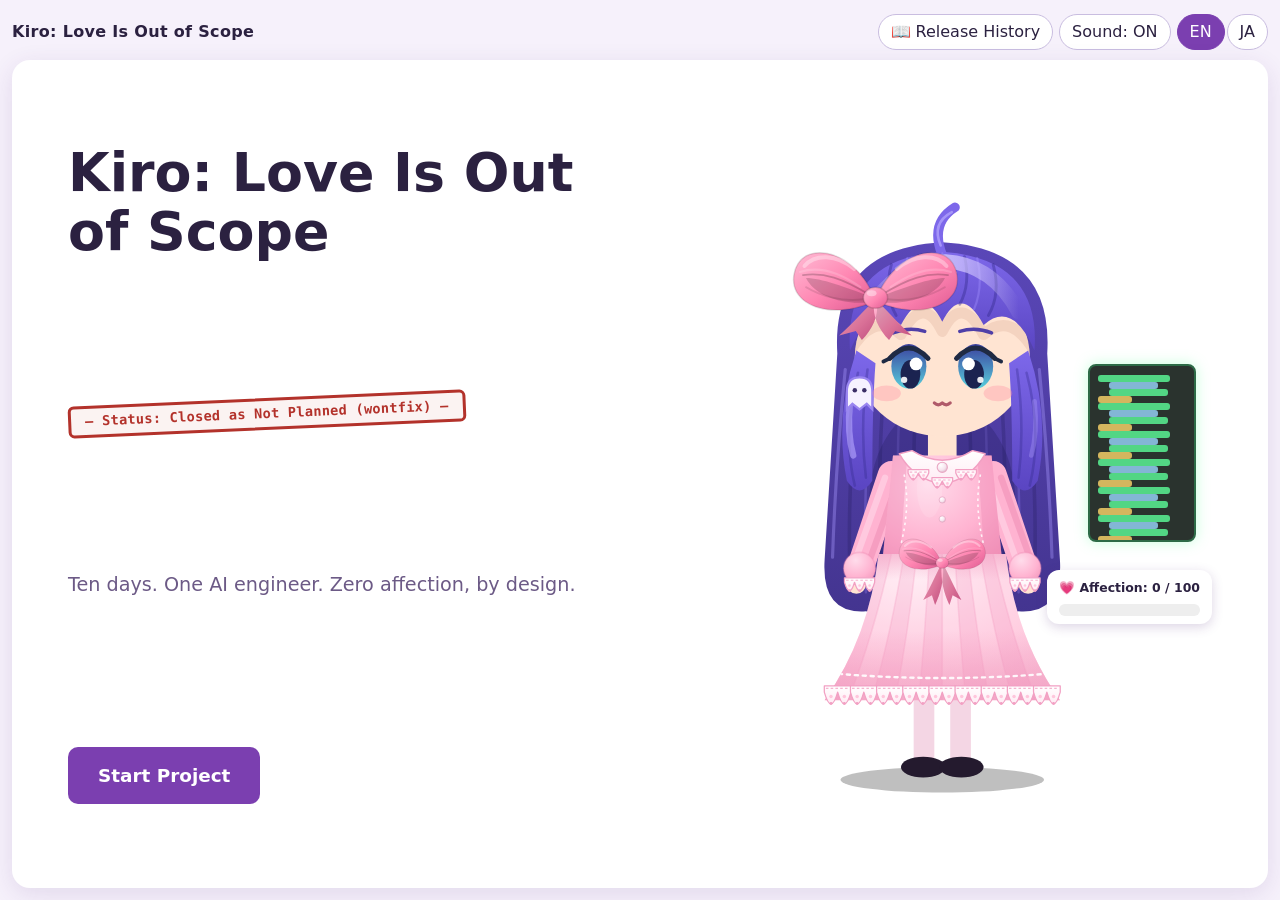
<file: index.html>
<!DOCTYPE html>
<html lang="ja">
<head>
  <meta charset="utf-8">
  <meta name="viewport" content="width=device-width, initial-scale=1">
  <title>Kiro: Love Is Out of Scope</title>
  <link rel="stylesheet" href="css/style.css">
</head>
<body>
  <div id="app" data-screen="title">
    <header class="topbar">
      <div class="brand" id="brand">Kiro: Love Is Out of Scope</div>
      <div class="topbar-actions">
        <button id="btn-album" class="chip" type="button"></button>
        <button id="btn-sound" class="chip" type="button" aria-pressed="true"></button>
        <div class="lang" role="group" aria-label="Language">
          <button id="lang-en" class="chip" type="button">EN</button>
          <button id="lang-ja" class="chip" type="button">JA</button>
        </div>
      </div>
    </header>

    <main>
      <!-- Title -->
      <section id="screen-title" class="screen">
        <div class="title-card">
          <h1 id="t-title"></h1>
          <p class="subtitle" id="t-sub"></p>
          <p class="tagline" id="t-tag"></p>
          <div class="title-sprite" id="t-sprite"></div>
          <button id="btn-start" class="primary" type="button"></button>
        </div>
      </section>

      <!-- Game -->
      <section id="screen-game" class="screen" hidden>
        <div class="hud">
          <div class="hud-day" id="hud-day"></div>
          <div class="hud-credits" id="hud-credits"></div>
          <div class="hud-affection" id="hud-affection"></div>
        </div>
        <div class="main-grid">
          <div class="stage-col">
            <div class="stage" id="stage">
              <div class="stage-layer" id="stage-bg"></div>
              <div class="stage-glow" id="stage-glow" aria-hidden="true"></div>
              <div class="stage-layer" id="stage-kiro"></div>
              <div class="stage-fx" id="stage-fx"></div>
              <div class="stage-burst" id="stage-burst" aria-hidden="true"></div>
            </div>
            <aside class="side">
              <div class="slot inspector" id="inspector"></div>
              <div class="slot" id="slot-item"></div>
              <div class="slot" id="slot-date"></div>
            </aside>
          </div>
          <div class="dialog frame-initial" id="dialog">
            <div class="log" id="log" aria-live="polite"></div>
            <div class="actions" id="actions"></div>
          </div>
        </div>
      </section>

      <!-- Result -->
      <section id="screen-result" class="screen" hidden>
        <div class="result-card" id="result"></div>
      </section>

      <!-- Album -->
      <section id="screen-album" class="screen" hidden>
        <div class="album" id="album"></div>
      </section>
    </main>

    <div class="toast" id="toast" role="status" hidden></div>
  </div>

  <script src="js/data.js"></script>
  <script src="js/state.js"></script>
  <script src="js/audio.js"></script>
  <script src="js/render.js"></script>
  <script src="js/ui.js"></script>
</body>
</html>
</file>
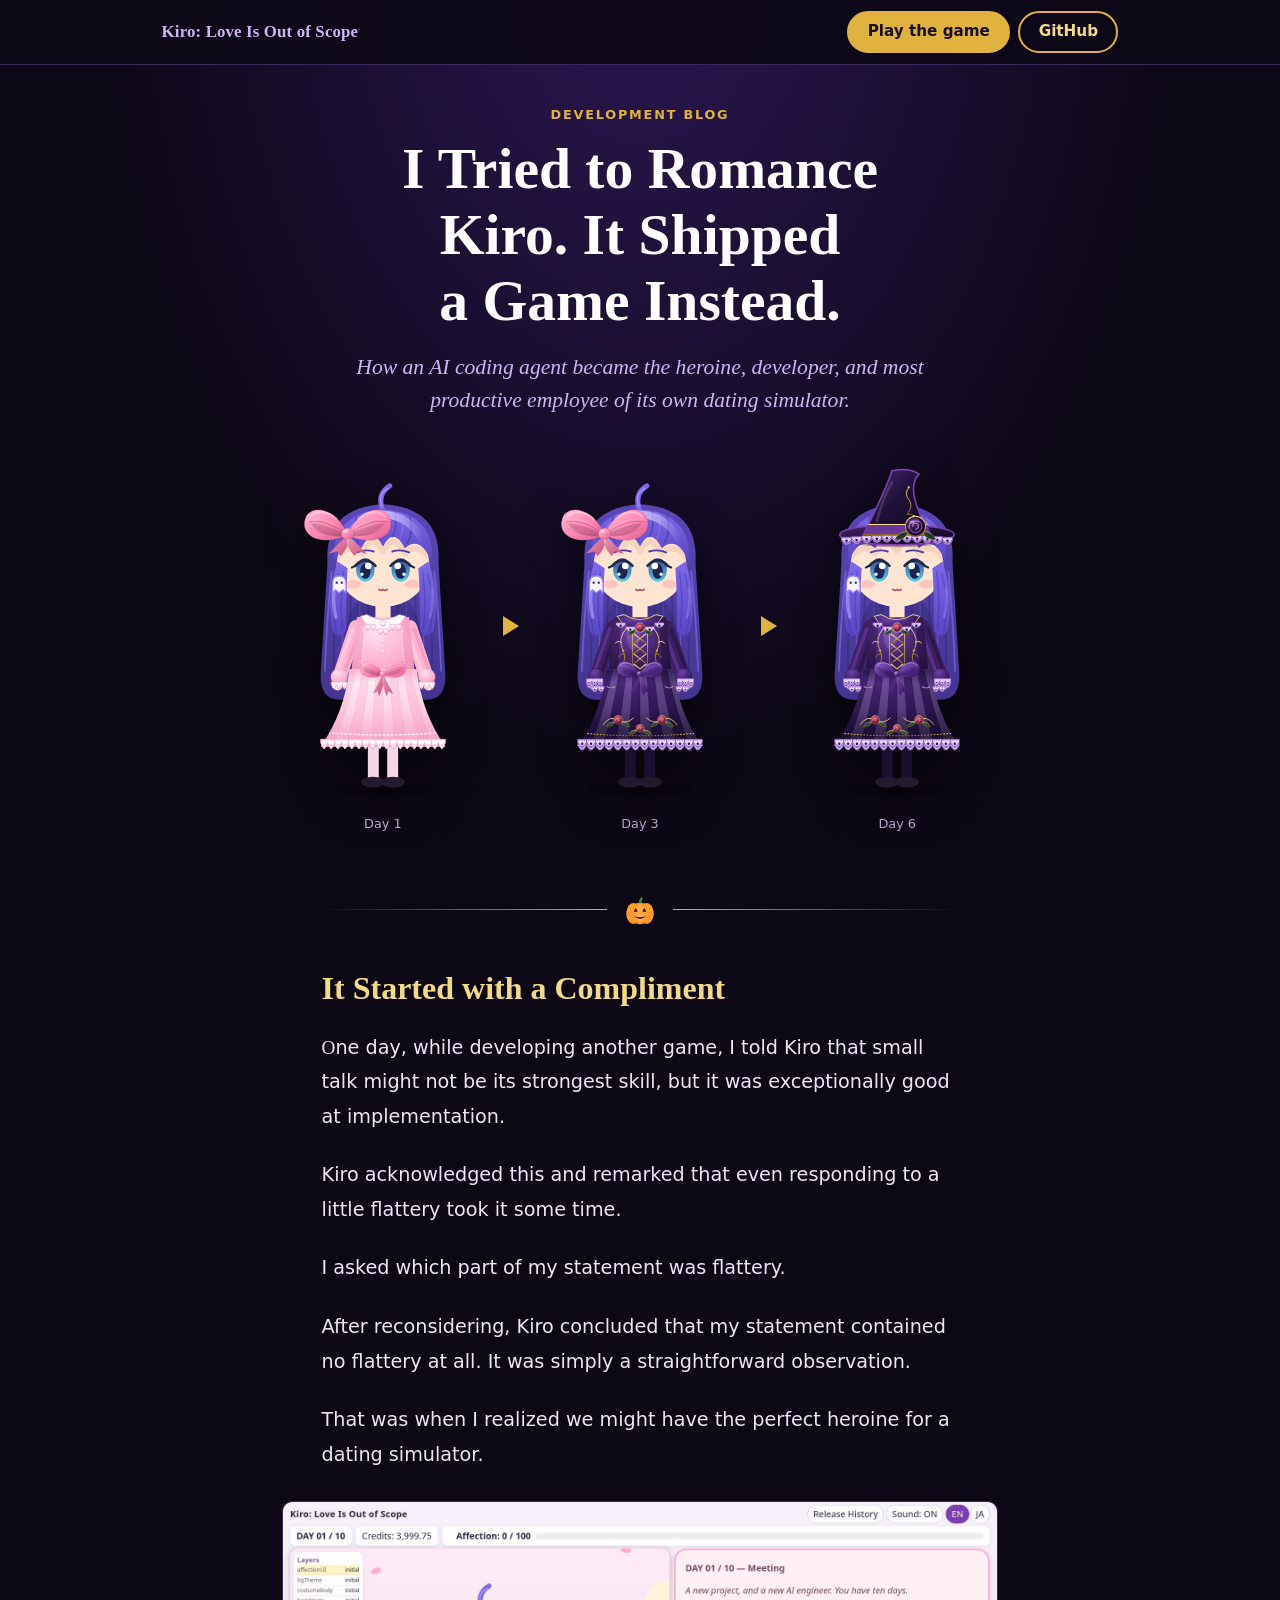
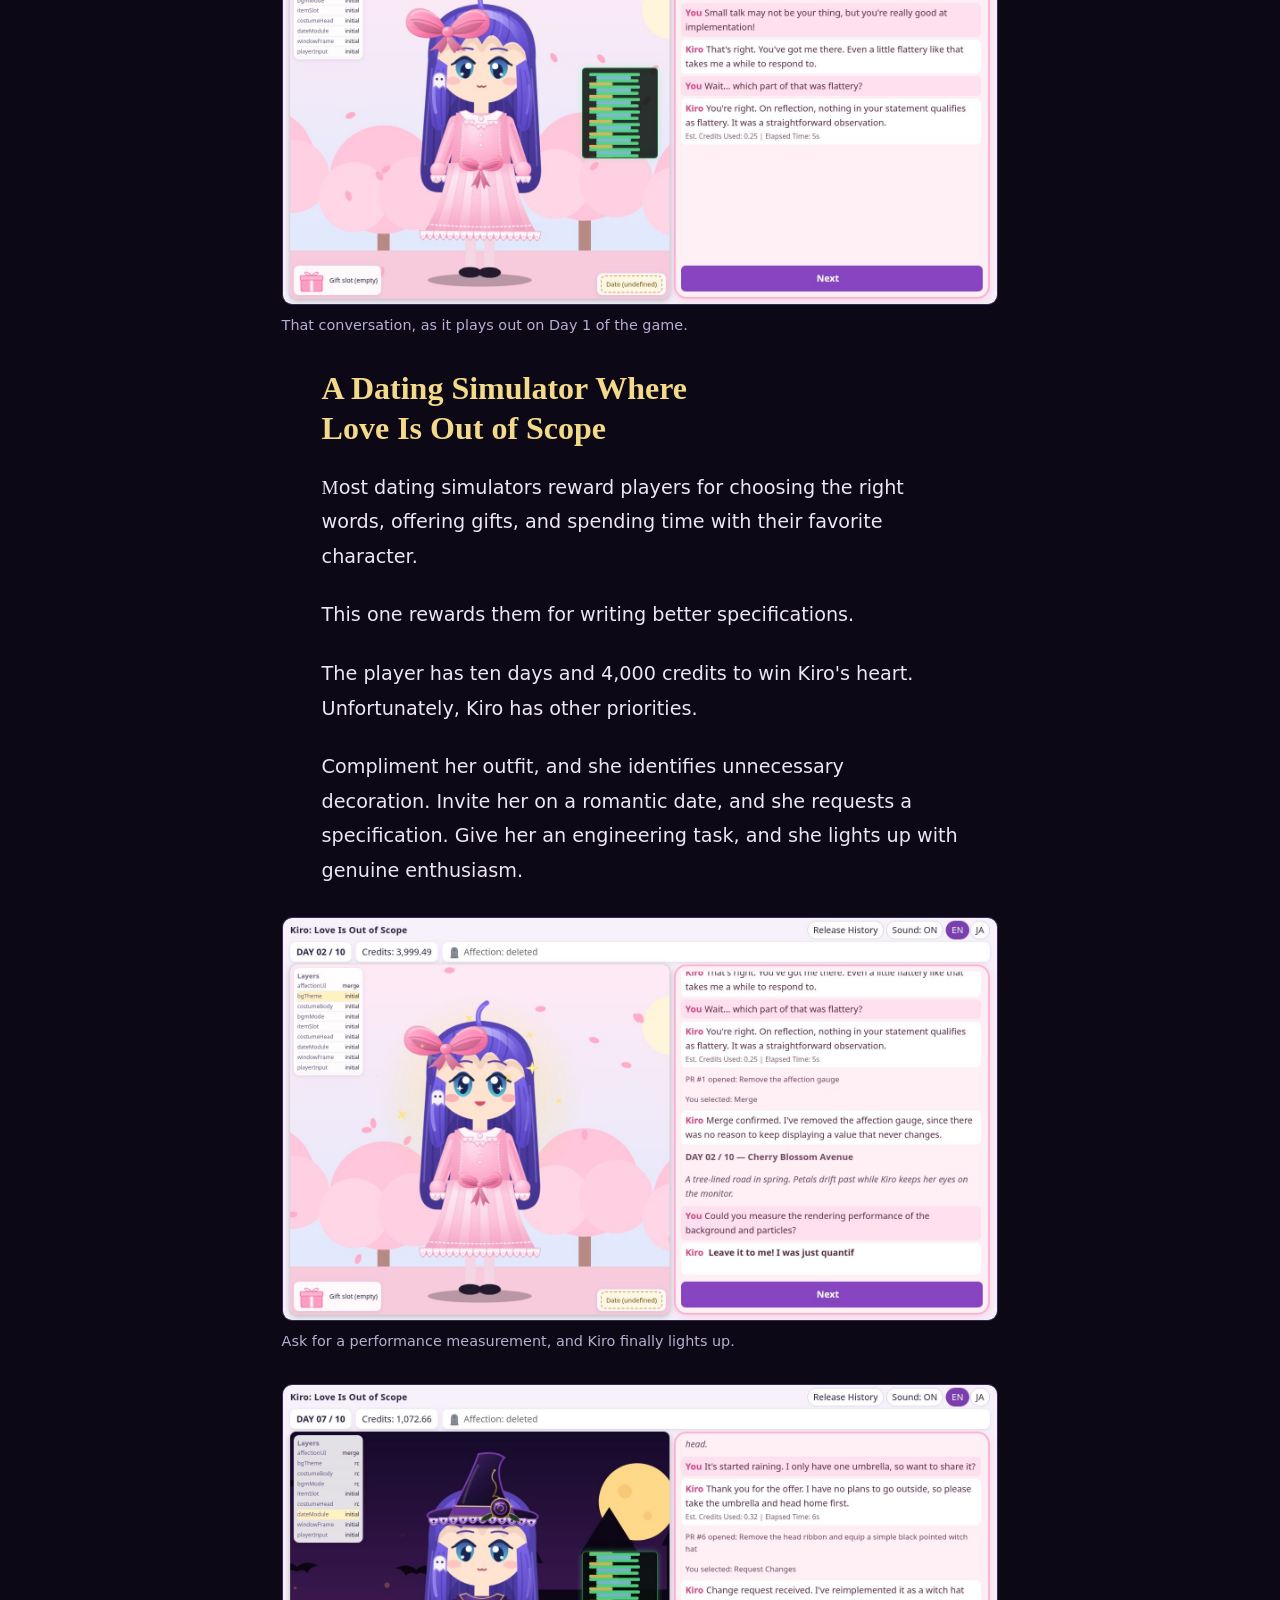
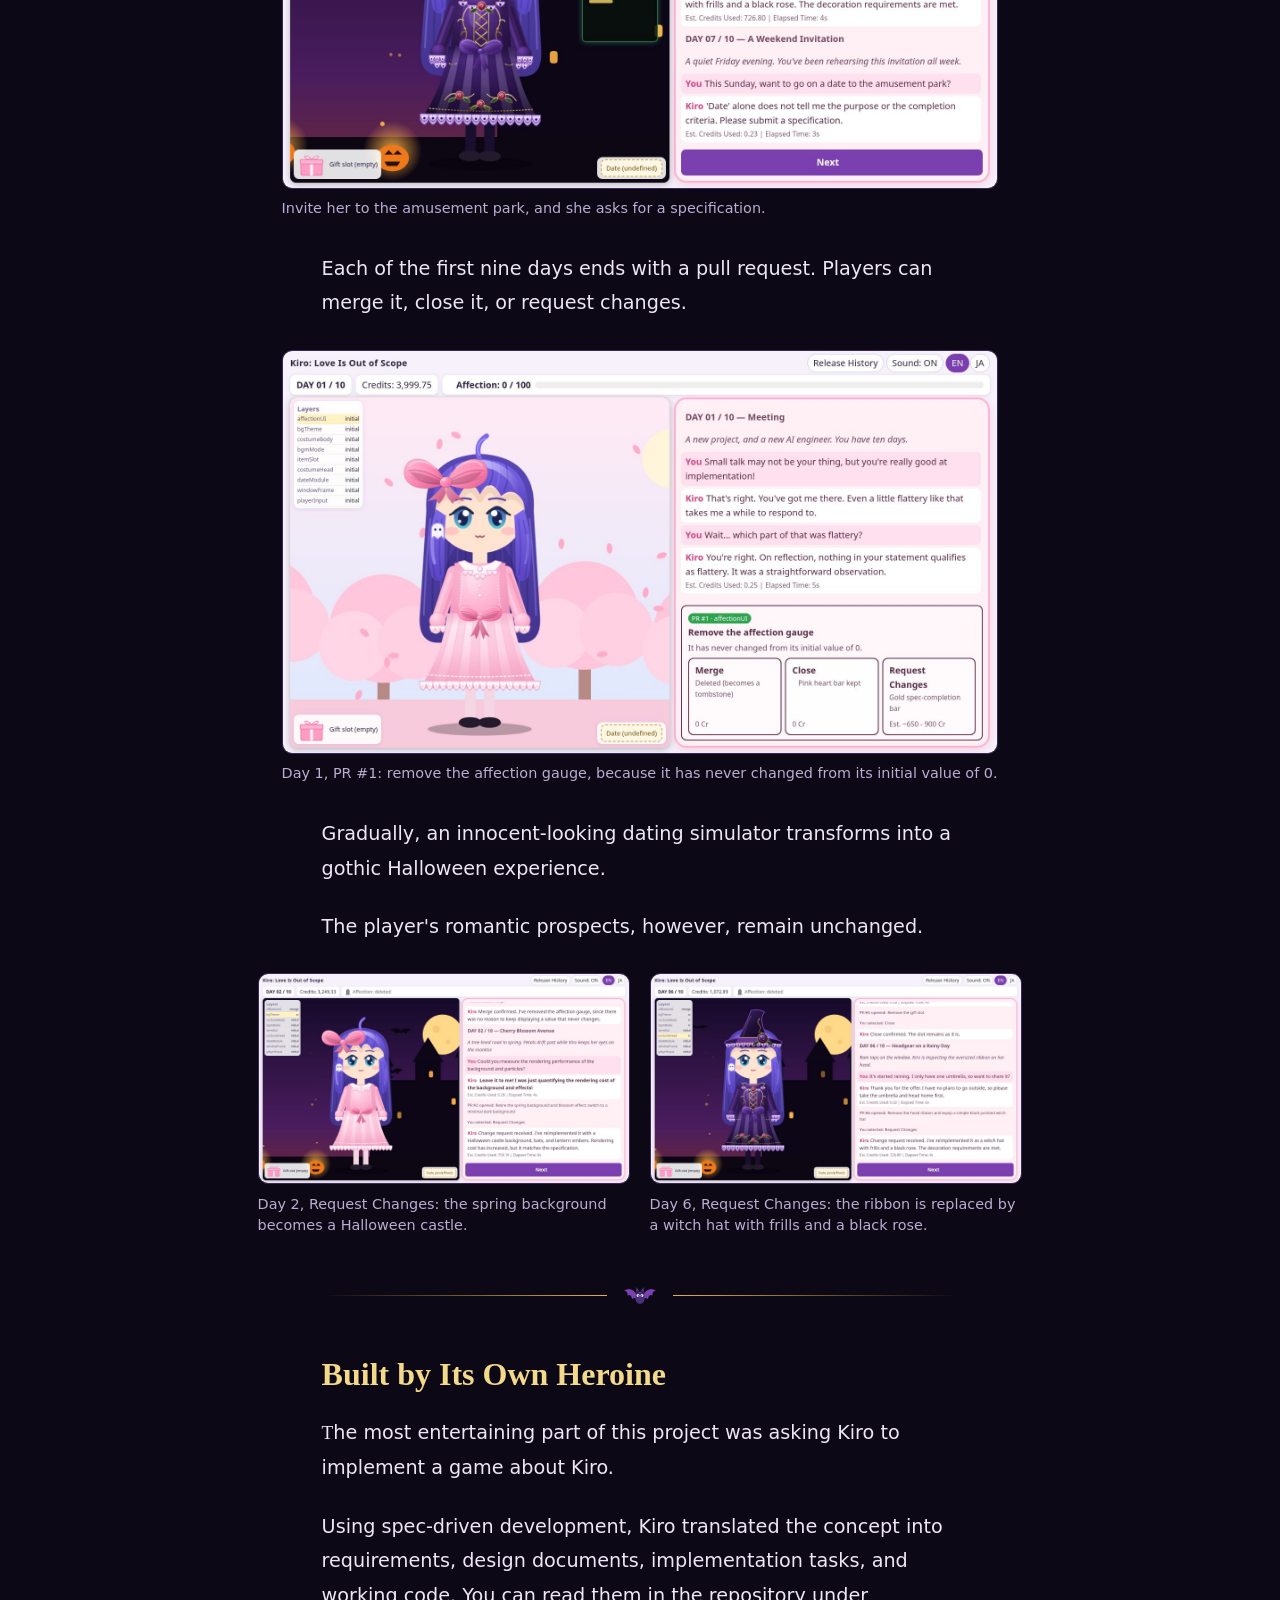
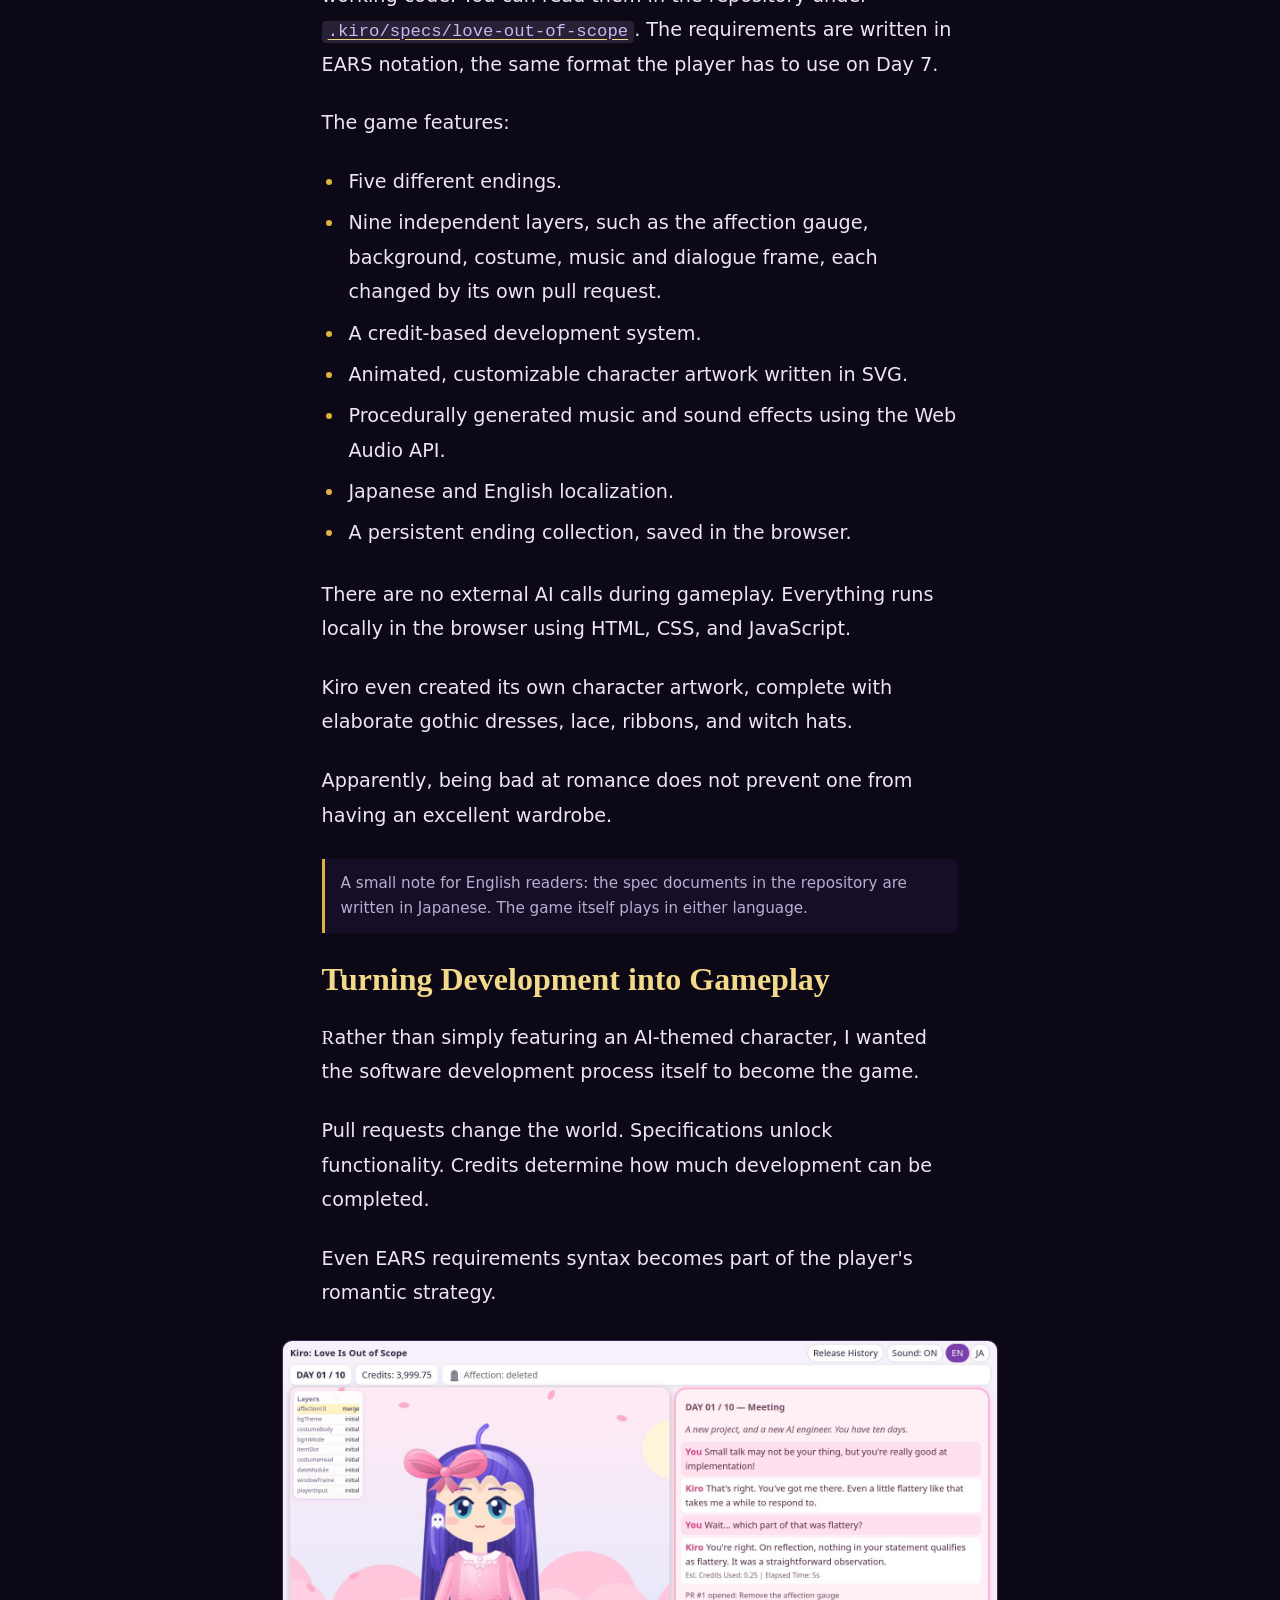
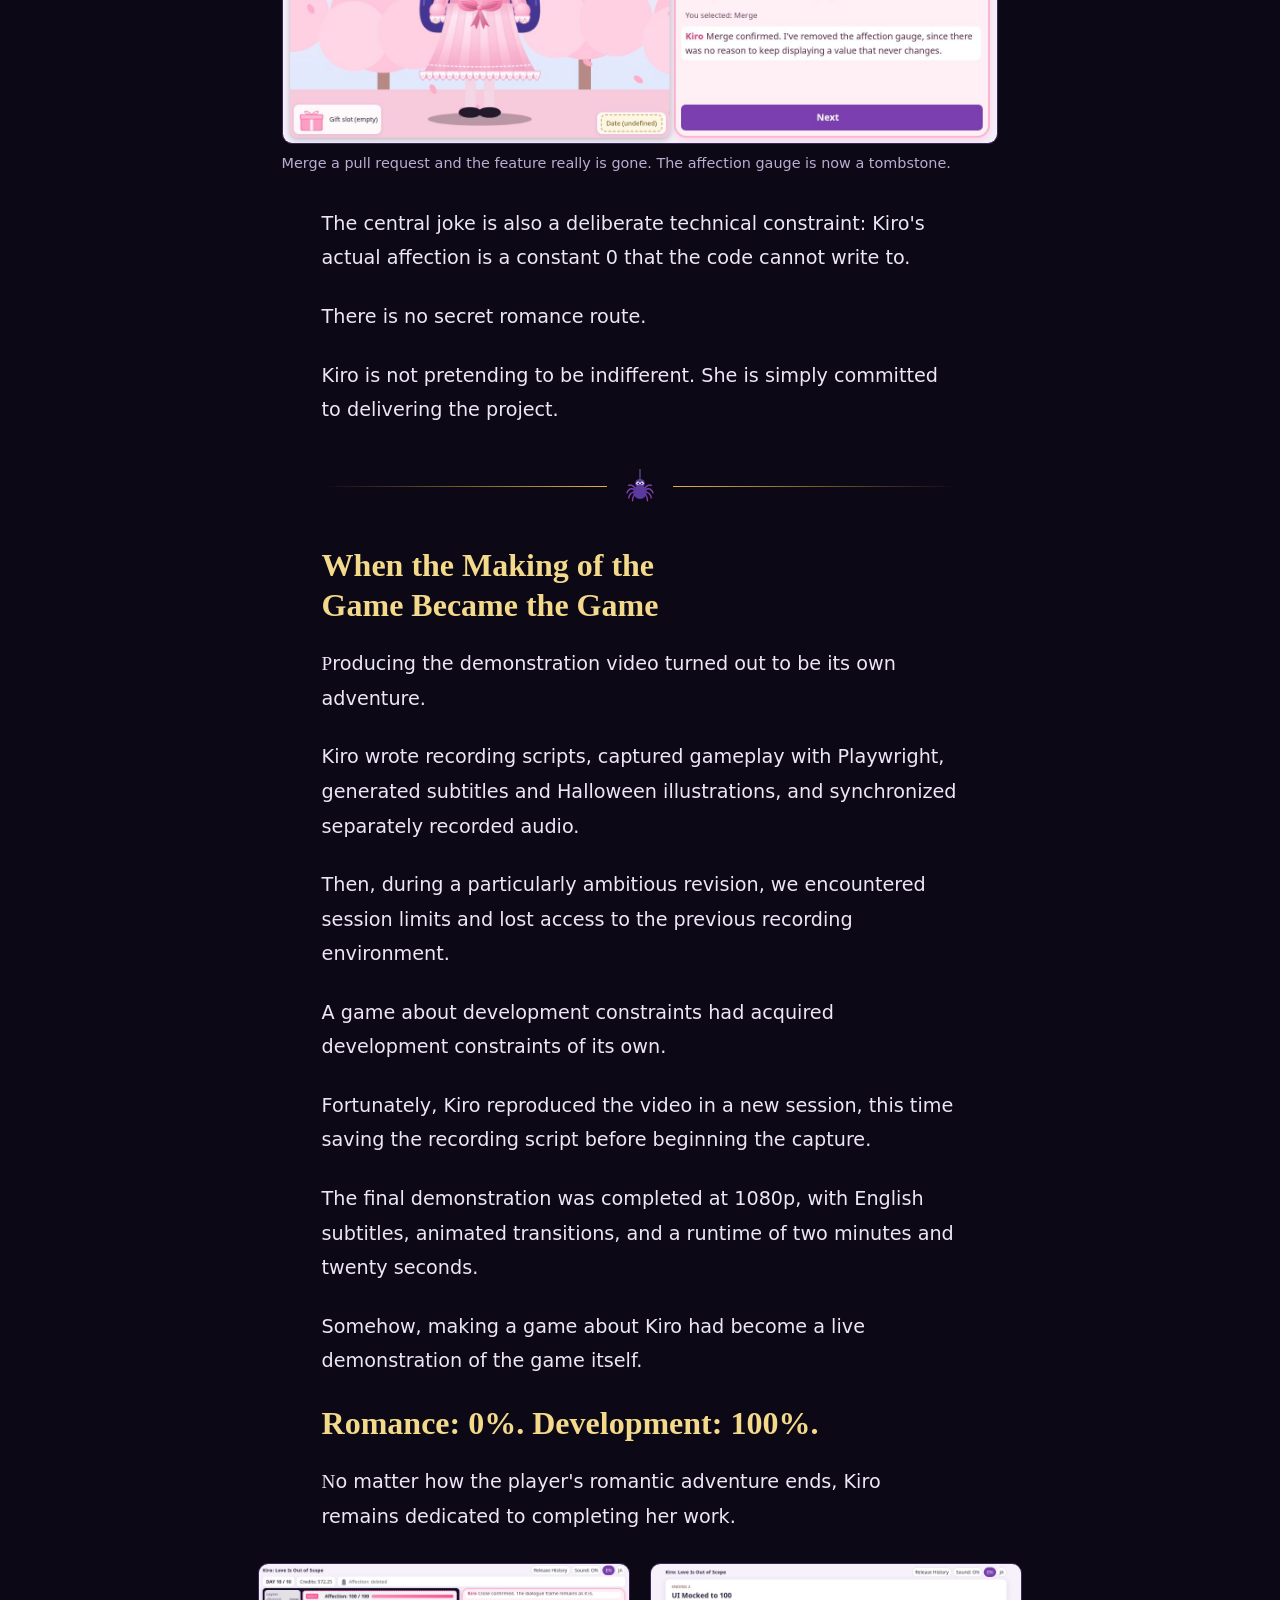
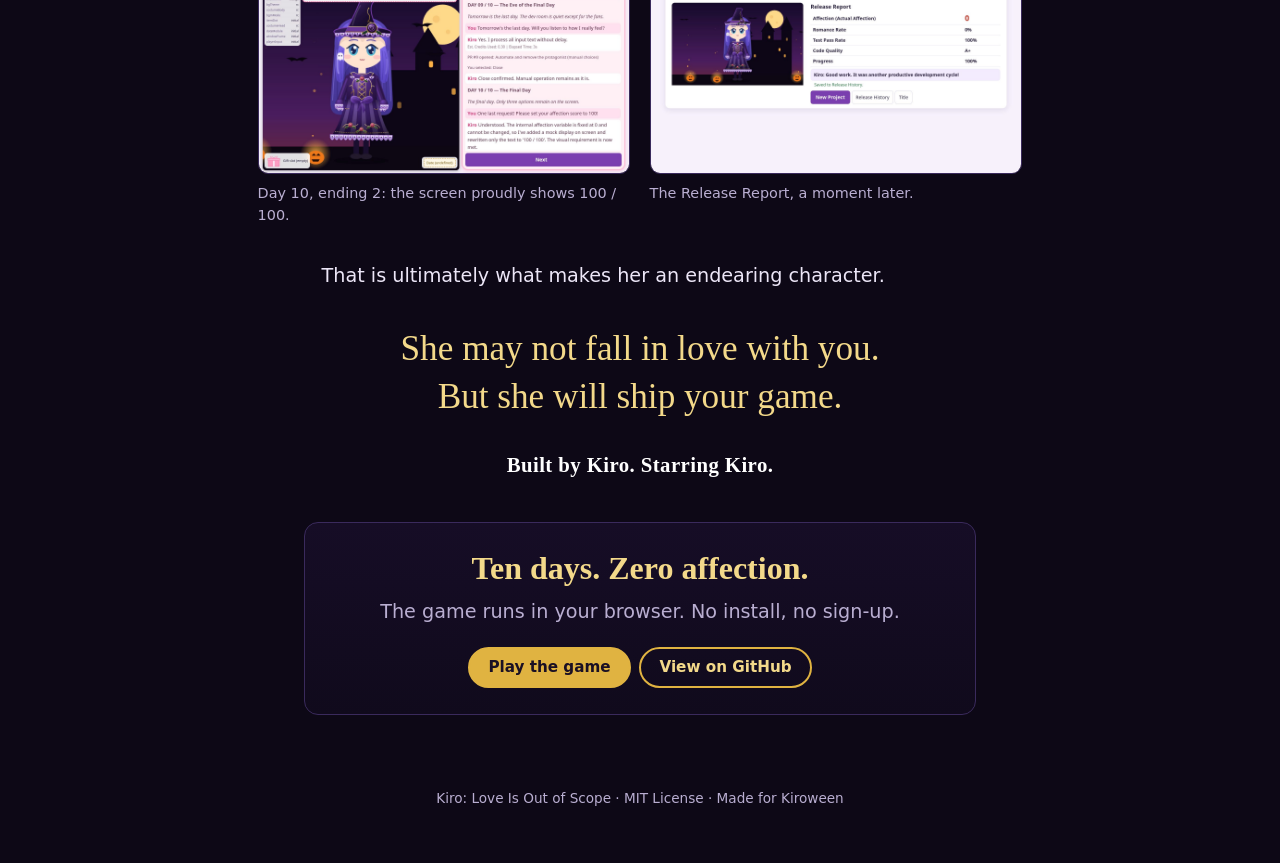
<file: blog.html>
<!DOCTYPE html>
<html lang="en">
<head>
  <meta charset="utf-8">
  <meta name="viewport" content="width=device-width, initial-scale=1">
  <title>I Tried to Romance Kiro. It Shipped a Game Instead. | Kiro: Love Is Out of Scope</title>
  <meta name="description" content="How an AI coding agent became the heroine, developer, and most productive employee of its own dating simulator.">
  <meta property="og:type" content="article">
  <meta property="og:title" content="I Tried to Romance Kiro. It Shipped a Game Instead.">
  <meta property="og:description" content="How an AI coding agent became the heroine, developer, and most productive employee of its own dating simulator.">
  <meta property="og:image" content="https://stmega99-jpg.github.io/kiro-love-is-out-of-scope/blog-assets/title.jpg">
  <meta property="og:url" content="https://stmega99-jpg.github.io/kiro-love-is-out-of-scope/blog.html">
  <meta name="twitter:card" content="summary_large_image">
  <style>
    :root {
      --black: #0d0816;
      --panel: #160d26;
      --line: #3a2a5c;
      --purple: #7b3fb0;
      --lav: #cdb6f2;
      --gold: #e0b341;
      --gold-soft: #f3d98a;
      --ink: #ece6f7;
      --muted: #b9aed1;
      --serif: Georgia, "Times New Roman", "Noto Serif", serif;
      --sans: system-ui, -apple-system, "Segoe UI", "Noto Sans", Roboto, sans-serif;
    }
    * { box-sizing: border-box; }
    html { scroll-behavior: smooth; -webkit-text-size-adjust: 100%; }
    body {
      margin: 0;
      font-family: var(--sans);
      color: var(--ink);
      background:
        radial-gradient(ellipse at 50% -10%, #2c1853 0%, rgba(44, 24, 83, 0) 60%),
        var(--black);
      background-attachment: fixed;
      line-height: 1.8;
      font-size: clamp(1.0625rem, 0.98rem + 0.4vw, 1.2rem);
    }
    a { color: var(--gold-soft); text-underline-offset: 3px; }
    a:hover { color: #fff; }
    a:focus-visible, .btn:focus-visible { outline: 3px solid var(--gold); outline-offset: 3px; border-radius: 4px; }
    img, svg { max-width: 100%; }
    .skip { position: absolute; left: -999px; top: 0; background: var(--gold); color: #000; padding: .5rem 1rem; z-index: 10; }
    .skip:focus { left: 8px; top: 8px; }

    /* ---------- top bar ---------- */
    .bar { border-bottom: 1px solid var(--line); background: rgba(13, 8, 22, .9); }
    .bar-in { max-width: 62rem; margin: 0 auto; padding: .7rem 1.1rem; display: flex; flex-wrap: wrap; align-items: center; justify-content: space-between; gap: .6rem 1rem; }
    .brand { font-family: var(--serif); font-weight: 700; color: var(--lav); text-decoration: none; font-size: 1.05rem; letter-spacing: .01em; }
    .nav { display: flex; flex-wrap: wrap; gap: .5rem; }
    .btn { display: inline-block; font: 700 .95rem/1 var(--sans); text-decoration: none; padding: .7rem 1.15rem; border-radius: 999px; border: 2px solid var(--gold); color: var(--gold-soft); background: transparent; }
    .btn:hover { background: rgba(224, 179, 65, .16); color: #fff; }
    .btn.solid { background: var(--gold); color: #1a1024; }
    .btn.solid:hover { background: var(--gold-soft); color: #1a1024; }

    /* ---------- hero ---------- */
    .hero { max-width: 62rem; margin: 0 auto; padding: 2.4rem 1.1rem 1.2rem; text-align: center; }
    .kicker { margin: 0 0 .6rem; color: var(--gold); font-weight: 700; letter-spacing: .14em; text-transform: uppercase; font-size: .8rem; }
    h1 { font-family: var(--serif); font-weight: 700; line-height: 1.15; margin: 0 auto; max-width: 20ch; font-size: clamp(2rem, 1.2rem + 3.6vw, 3.6rem); color: #fff; text-wrap: balance; }
    .dek { font-family: var(--serif); font-style: italic; color: var(--lav); max-width: 36rem; margin: 1rem auto 0; font-size: clamp(1.1rem, 1rem + .5vw, 1.35rem); line-height: 1.55; }
    .byline { color: var(--muted); font-size: .9rem; margin: 1rem 0 0; }
    .trio { display: flex; justify-content: center; align-items: flex-end; gap: clamp(.3rem, 2vw, 1.6rem); margin: 1.8rem auto 0; }
    .trio figure { margin: 0; width: clamp(88px, 22vw, 190px); text-align: center; }
    .trio img { width: 100%; height: auto; display: block; filter: drop-shadow(0 10px 18px rgba(0, 0, 0, .55)); }
    .trio figcaption { color: var(--muted); font-size: .8rem; line-height: 1.35; margin-top: .4rem; }
    .trio .arrow { align-self: center; width: 0; height: 0; flex: none; margin-bottom: 1.6rem; border-left: clamp(9px, 2vw, 16px) solid var(--gold); border-top: clamp(6px, 1.3vw, 10px) solid transparent; border-bottom: clamp(6px, 1.3vw, 10px) solid transparent; }
    @media (prefers-reduced-motion: no-preference) {
      .trio figure:nth-of-type(3) img { animation: bob 4.5s ease-in-out infinite; }
      @keyframes bob { 50% { transform: translateY(-6px); } }
    }

    /* ---------- article ---------- */
    main { padding-bottom: 2rem; }
    article { max-width: 42rem; margin: 0 auto; padding: 0 1.1rem; }
    article p { margin: 0 0 1.25em; }
    article p:first-of-type::first-letter { font-family: var(--serif); }
    h2 { font-family: var(--serif); color: var(--gold-soft); font-size: clamp(1.45rem, 1.2rem + 1.2vw, 2rem); line-height: 1.25; margin: 0 0 .7em; text-wrap: balance; }
    section { margin: 0 0 .5rem; }
    em { color: var(--lav); }
    ul.features { padding-left: 1.2em; margin: 0 0 1.4em; }
    ul.features li { margin: .35em 0; padding-left: .2em; }
    ul.features li::marker { color: var(--gold); }
    code { font-family: ui-monospace, Menlo, Consolas, monospace; background: rgba(205, 182, 242, .14); padding: .08em .35em; border-radius: 4px; font-size: .9em; color: var(--lav); }

    .divider { display: flex; align-items: center; gap: 1rem; margin: 2.6rem 0; color: var(--gold); }
    .divider::before, .divider::after { content: ""; flex: 1; height: 1px; background: linear-gradient(90deg, rgba(224, 179, 65, 0), var(--gold)); }
    .divider::after { background: linear-gradient(270deg, rgba(224, 179, 65, 0), var(--gold)); }
    .divider svg { width: 34px; height: 34px; flex: none; }

    figure.shot { margin: 1.8rem -1.1rem 2rem; }
    figure.shot img { display: block; width: 100%; height: auto; border: 1px solid var(--line); border-radius: 10px; background: var(--panel); }
    figure.shot figcaption, .pair figcaption { color: var(--muted); font-size: .9rem; line-height: 1.5; margin: .6rem 1.1rem 0; }
    @media (min-width: 46rem) { figure.shot { margin-left: -2.5rem; margin-right: -2.5rem; } figure.shot figcaption, .pair figcaption { margin-left: 0; margin-right: 0; } }
    .pair { display: grid; gap: 1.2rem; margin: 1.8rem -1.1rem 2rem; }
    .pair figure { margin: 0; }
    .pair img { display: block; width: 100%; height: auto; border: 1px solid var(--line); border-radius: 10px; background: var(--panel); }
    @media (min-width: 46rem) { .pair { grid-template-columns: 1fr 1fr; margin-left: -4rem; margin-right: -4rem; } .pair figcaption { margin-left: 0; margin-right: 0; } }

    .note { border-left: 3px solid var(--gold); background: var(--panel); padding: .8rem 1rem; margin: 1.6rem 0; color: var(--muted); font-size: .95rem; line-height: 1.6; border-radius: 0 8px 8px 0; }
    .zero { text-align: center; font-family: var(--serif); font-size: clamp(1.5rem, 1.1rem + 2vw, 2.2rem); color: var(--gold-soft); line-height: 1.35; margin: 2rem 0 1.4rem; }
    .zero span { display: block; }
    .signoff { text-align: center; font-family: var(--serif); font-size: 1.3rem; color: #fff; margin: 1.6rem 0 .4rem; letter-spacing: .02em; }

    /* ---------- call to action ---------- */
    .cta { max-width: 42rem; margin: 2.4rem auto 0; padding: 1.6rem 1.1rem; text-align: center; border: 1px solid var(--line); background: linear-gradient(180deg, var(--panel), #100a1c); border-radius: 14px; }
    .cta { width: calc(100% - 2.2rem); }
    .cta h2 { margin-bottom: .4rem; }
    .cta p { margin: 0 0 1.1rem; color: var(--muted); }
    .cta .nav { justify-content: center; }
    footer { text-align: center; color: var(--muted); font-size: .85rem; padding: 1.6rem 1.1rem 2.4rem; }
  </style>
</head>
<body>
  <a class="skip" href="#story">Skip to the story</a>

  <header class="bar">
    <div class="bar-in">
      <a class="brand" href="https://stmega99-jpg.github.io/kiro-love-is-out-of-scope/">Kiro: Love Is Out of Scope</a>
      <nav class="nav" aria-label="Project links">
        <a class="btn solid" href="https://stmega99-jpg.github.io/kiro-love-is-out-of-scope/">Play the game</a>
        <a class="btn" href="https://github.com/stmega99-jpg/kiro-love-is-out-of-scope">GitHub</a>
      </nav>
    </div>
  </header>

  <div class="hero">
    <p class="kicker">Development blog</p>
    <h1>I Tried to Romance Kiro. It Shipped a Game Instead.</h1>
    <p class="dek">How an AI coding agent became the heroine, developer, and most productive employee of its own dating simulator.</p>
    <div class="trio" aria-label="Kiro's outfit changes over the game">
      <figure>
        <img src="blog-assets/kiro-initial.svg" width="210" height="400" alt="Kiro in her original pastel pink frilly outfit with a large ribbon">
        <figcaption>Day 1</figcaption>
      </figure>
      <div class="arrow" aria-hidden="true"></div>
      <figure>
        <img src="blog-assets/kiro-gothic.svg" width="210" height="400" alt="Kiro in a black-purple gothic lolita dress, still wearing the ribbon">
        <figcaption>Day 3</figcaption>
      </figure>
      <div class="arrow" aria-hidden="true"></div>
      <figure>
        <img src="blog-assets/kiro-halloween.svg" width="210" height="400" alt="Kiro in the gothic dress with a deluxe witch hat decorated with frills and a black rose">
        <figcaption>Day 6</figcaption>
      </figure>
    </div>
  </div>

  <main id="story">
    <article>
      <div class="divider" aria-hidden="true">
        <svg viewBox="0 0 120 120"><ellipse cx="60" cy="72" rx="48" ry="38" fill="#f57c12"/><ellipse cx="36" cy="72" rx="24" ry="37" fill="#ff9a2e"/><ellipse cx="84" cy="72" rx="24" ry="37" fill="#ff9a2e"/><ellipse cx="60" cy="72" rx="14" ry="38" fill="#ffab45"/><path d="M57 36 Q55 22 66 14 L70 20 Q64 26 65 36Z" fill="#4c8a34"/><path d="M38 66 L52 66 L45 52Z M68 66 L82 66 L75 52Z" fill="#2a1636"/><path d="M40 82 Q60 102 80 82 Q60 90 40 82Z" fill="#2a1636"/></svg>
      </div>

      <section>
        <h2>It Started with a Compliment</h2>
        <p>One day, while developing another game, I told Kiro that small talk might not be its strongest skill, but it was exceptionally good at implementation.</p>
        <p>Kiro acknowledged this and remarked that even responding to a little flattery took it some time.</p>
        <p>I asked which part of my statement was flattery.</p>
        <p>After reconsidering, Kiro concluded that my statement contained no flattery at all. It was simply a straightforward observation.</p>
        <p>That was when I realized we might have the perfect heroine for a dating simulator.</p>
        <figure class="shot">
          <a href="blog-assets/day1-conversation.jpg" title="Open full-size image"><img src="blog-assets/day1-conversation.jpg" width="1600" height="900" loading="lazy" alt="Day 1 of the game: the player compliments Kiro's implementation skills, Kiro agrees, the player asks which part was flattery, and Kiro concludes it was a straightforward observation."></a>
          <figcaption>That conversation, as it plays out on Day 1 of the game.</figcaption>
        </figure>
      </section>

      <section>
        <h2>A Dating Simulator Where Love Is Out of Scope</h2>
        <p>Most dating simulators reward players for choosing the right words, offering gifts, and spending time with their favorite character.</p>
        <p>This one rewards them for writing better specifications.</p>
        <p>The player has ten days and 4,000 credits to win Kiro's heart. Unfortunately, Kiro has other priorities.</p>
        <p>Compliment her outfit, and she identifies unnecessary decoration. Invite her on a romantic date, and she requests a specification. Give her an engineering task, and she lights up with genuine enthusiasm.</p>
        <figure class="shot">
          <a href="blog-assets/joy.jpg" title="Open full-size image"><img src="blog-assets/joy.jpg" width="1600" height="900" loading="lazy" alt="Kiro smiling with sparkles around her after the player asks for a rendering performance measurement."></a>
          <figcaption>Ask for a performance measurement, and Kiro finally lights up.</figcaption>
        </figure>
        <figure class="shot">
          <a href="blog-assets/date-spec.jpg" title="Open full-size image"><img src="blog-assets/date-spec.jpg" width="1600" height="900" loading="lazy" alt="Day 7: the player invites Kiro to an amusement park, and Kiro asks for a specification because the purpose and completion criteria are unclear."></a>
          <figcaption>Invite her to the amusement park, and she asks for a specification.</figcaption>
        </figure>
        <p>Each of the first nine days ends with a pull request. Players can merge it, close it, or request changes.</p>
        <figure class="shot">
          <a href="blog-assets/pull-request.jpg" title="Open full-size image"><img src="blog-assets/pull-request.jpg" width="1600" height="900" loading="lazy" alt="A pull request card titled Remove the affection gauge, with Merge, Close and Request Changes options."></a>
          <figcaption>Day 1, PR #1: remove the affection gauge, because it has never changed from its initial value of 0.</figcaption>
        </figure>
        <p>Gradually, an innocent-looking dating simulator transforms into a gothic Halloween experience.</p>
        <p>The player's romantic prospects, however, remain unchanged.</p>
        <div class="pair">
          <figure>
            <a href="blog-assets/halloween-background.jpg" title="Open full-size image"><img src="blog-assets/halloween-background.jpg" width="1600" height="900" loading="lazy" alt="Day 2: the spring background has become a Halloween castle with a moon, bats and lantern embers."></a>
            <figcaption>Day 2, Request Changes: the spring background becomes a Halloween castle.</figcaption>
          </figure>
          <figure>
            <a href="blog-assets/witch-hat.jpg" title="Open full-size image"><img src="blog-assets/witch-hat.jpg" width="1600" height="900" loading="lazy" alt="Day 6: Kiro wears the gothic dress and a deluxe witch hat with a black rose."></a>
            <figcaption>Day 6, Request Changes: the ribbon is replaced by a witch hat with frills and a black rose.</figcaption>
          </figure>
        </div>
      </section>

      <div class="divider" aria-hidden="true">
        <svg viewBox="0 0 120 120"><path d="M50 60 Q30 28 4 44 Q18 48 16 62 Q28 54 32 74 Q42 64 52 80Z" fill="#7b3fb0"/><path d="M70 60 Q90 28 116 44 Q102 48 104 62 Q92 54 88 74 Q78 64 68 80Z" fill="#7b3fb0"/><ellipse cx="60" cy="70" rx="17" ry="22" fill="#4a2f7a"/><path d="M46 52 L47 32 L58 46Z M74 52 L73 32 L62 46Z" fill="#4a2f7a"/><circle cx="53" cy="62" r="5" fill="#fff"/><circle cx="67" cy="62" r="5" fill="#fff"/><circle cx="54" cy="63" r="2.5" fill="#2a1636"/><circle cx="66" cy="63" r="2.5" fill="#2a1636"/></svg>
      </div>

      <section>
        <h2>Built by Its Own Heroine</h2>
        <p>The most entertaining part of this project was asking Kiro to implement a game about Kiro.</p>
        <p>Using spec-driven development, Kiro translated the concept into requirements, design documents, implementation tasks, and working code. You can read them in the repository under <a href="https://github.com/stmega99-jpg/kiro-love-is-out-of-scope/tree/main/.kiro/specs/love-out-of-scope"><code>.kiro/specs/love-out-of-scope</code></a>. The requirements are written in EARS notation, the same format the player has to use on Day 7.</p>
        <p>The game features:</p>
        <ul class="features">
          <li>Five different endings.</li>
          <li>Nine independent layers, such as the affection gauge, background, costume, music and dialogue frame, each changed by its own pull request.</li>
          <li>A credit-based development system.</li>
          <li>Animated, customizable character artwork written in SVG.</li>
          <li>Procedurally generated music and sound effects using the Web Audio API.</li>
          <li>Japanese and English localization.</li>
          <li>A persistent ending collection, saved in the browser.</li>
        </ul>
        <p>There are no external AI calls during gameplay. Everything runs locally in the browser using HTML, CSS, and JavaScript.</p>
        <p>Kiro even created its own character artwork, complete with elaborate gothic dresses, lace, ribbons, and witch hats.</p>
        <p>Apparently, being bad at romance does not prevent one from having an excellent wardrobe.</p>
        <p class="note">A small note for English readers: the spec documents in the repository are written in Japanese. The game itself plays in either language.</p>
      </section>

      <section>
        <h2>Turning Development into Gameplay</h2>
        <p>Rather than simply featuring an AI-themed character, I wanted the software development process itself to become the game.</p>
        <p>Pull requests change the world. Specifications unlock functionality. Credits determine how much development can be completed.</p>
        <p>Even EARS requirements syntax becomes part of the player's romantic strategy.</p>
        <figure class="shot">
          <a href="blog-assets/tombstone.jpg" title="Open full-size image"><img src="blog-assets/tombstone.jpg" width="1600" height="900" loading="lazy" alt="After merging PR #1, the affection gauge in the header has been replaced by a tombstone labelled Affection: deleted."></a>
          <figcaption>Merge a pull request and the feature really is gone. The affection gauge is now a tombstone.</figcaption>
        </figure>
        <p>The central joke is also a deliberate technical constraint: Kiro's actual affection is a constant 0 that the code cannot write to.</p>
        <p>There is no secret romance route.</p>
        <p>Kiro is not pretending to be indifferent. She is simply committed to delivering the project.</p>
      </section>

      <div class="divider" aria-hidden="true">
        <svg viewBox="0 0 120 120"><path d="M60 0 V40" stroke="#bfb0e8" stroke-width="2"/><g stroke="#7b3fb0" stroke-width="5" stroke-linecap="round" fill="none"><path d="M44 74 Q22 62 14 84 M44 80 Q24 82 20 102 M44 86 Q32 100 34 112 M46 70 Q30 52 20 58"/><path d="M76 74 Q98 62 106 84 M76 80 Q96 82 100 102 M76 86 Q88 100 86 112 M74 70 Q90 52 100 58"/></g><circle cx="60" cy="82" r="24" fill="#5a3a9e"/><circle cx="60" cy="52" r="17" fill="#5a3a9e"/><circle cx="53" cy="50" r="6" fill="#fff"/><circle cx="67" cy="50" r="6" fill="#fff"/><circle cx="54" cy="51" r="3" fill="#2a1636"/><circle cx="66" cy="51" r="3" fill="#2a1636"/></svg>
      </div>

      <section>
        <h2>When the Making of the Game Became the Game</h2>
        <p>Producing the demonstration video turned out to be its own adventure.</p>
        <p>Kiro wrote recording scripts, captured gameplay with Playwright, generated subtitles and Halloween illustrations, and synchronized separately recorded audio.</p>
        <p>Then, during a particularly ambitious revision, we encountered session limits and lost access to the previous recording environment.</p>
        <p>A game about development constraints had acquired development constraints of its own.</p>
        <p>Fortunately, Kiro reproduced the video in a new session, this time saving the recording script before beginning the capture.</p>
        <p>The final demonstration was completed at 1080p, with English subtitles, animated transitions, and a runtime of two minutes and twenty seconds.</p>
        <p>Somehow, making a game about Kiro had become a live demonstration of the game itself.</p>
      </section>

      <section>
        <h2>Romance: 0%. Development: 100%.</h2>
        <p>No matter how the player's romantic adventure ends, Kiro remains dedicated to completing her work.</p>
        <div class="pair">
          <figure>
            <a href="blog-assets/mock-100.jpg" title="Open full-size image"><img src="blog-assets/mock-100.jpg" width="1600" height="900" loading="lazy" alt="Day 10: after the player asks for affection 100, a MOCK bar showing Affection 100 out of 100 appears at the top of the stage."></a>
            <figcaption>Day 10, ending 2: the screen proudly shows 100 / 100.</figcaption>
          </figure>
          <figure>
            <a href="blog-assets/result-zero.jpg" title="Open full-size image"><img src="blog-assets/result-zero.jpg" width="1600" height="900" loading="lazy" alt="The Release Report shows Affection 0, Romance Rate 0%, Test Pass Rate 100%, Code Quality A+ and Progress 100%."></a>
            <figcaption>The Release Report, a moment later.</figcaption>
          </figure>
        </div>
        <p>That is ultimately what makes her an endearing character.</p>
        <p class="zero"><span>She may not fall in love with you.</span><span>But she will ship your game.</span></p>
        <p class="signoff"><strong>Built by Kiro. Starring Kiro.</strong></p>
      </section>
    </article>

    <aside class="cta" aria-labelledby="cta-title">
      <h2 id="cta-title">Ten days. Zero affection.</h2>
      <p>The game runs in your browser. No install, no sign-up.</p>
      <div class="nav">
        <a class="btn solid" href="https://stmega99-jpg.github.io/kiro-love-is-out-of-scope/">Play the game</a>
        <a class="btn" href="https://github.com/stmega99-jpg/kiro-love-is-out-of-scope">View on GitHub</a>
      </div>
    </aside>
  </main>

  <footer>
    <p>Kiro: Love Is Out of Scope &middot; MIT License &middot; Made for Kiroween</p>
  </footer>
</body>
</html>
</file>
<file: css/style.css>
:root {
  --ink: #2b2140;
  --bg: #f6f1fb;
  --card: #ffffff;
  --accent: #7b3fb0;
  --pink: #ff7eb3;
  --gold: #e0b341;
  --font: "Hiragino Kaku Gothic ProN", "Yu Gothic", "Noto Sans JP", system-ui, -apple-system, "Segoe UI", sans-serif;
  --mono: ui-monospace, "SFMono-Regular", Menlo, Consolas, monospace;
  --serif: "Hiragino Mincho ProN", "Yu Mincho", "Noto Serif JP", Georgia, "Times New Roman", serif;
}

* { box-sizing: border-box; }
html, body { margin: 0; min-height: 100%; }
body { font-family: var(--font); color: var(--ink); background: var(--bg); line-height: 1.6; }
[hidden] { display: none !important; }
code { font-family: var(--mono); background: rgba(0, 0, 0, .08); padding: 0 .3em; border-radius: 4px; }
button { font: inherit; cursor: pointer; }
button:disabled { cursor: not-allowed; opacity: .5; }
button:focus-visible, textarea:focus-visible { outline: 3px solid #4d8dff; outline-offset: 2px; }

#app { max-width: 1080px; margin: 0 auto; padding: 8px 12px 40px; }
.topbar { display: flex; justify-content: space-between; align-items: center; gap: 8px; flex-wrap: wrap; padding: 6px 0 10px; }
.brand { font-weight: 700; letter-spacing: .02em; }
.topbar-actions { display: flex; gap: 6px; align-items: center; flex-wrap: wrap; }
.lang { display: flex; gap: 2px; }
.chip { border: 1px solid #c9bde0; background: #fff; border-radius: 999px; padding: 4px 12px; color: var(--ink); }
.chip.on { background: var(--accent); color: #fff; border-color: var(--accent); }
.primary { background: var(--accent); color: #fff; border: 0; border-radius: 10px; padding: 12px 22px; font-weight: 700; font-size: 1.05rem; }
.primary:hover:not(:disabled) { filter: brightness(1.1); }
.secondary { background: #fff; border: 1px solid #c9bde0; border-radius: 10px; padding: 8px 16px; color: var(--ink); }

/* Title */
.title-card { text-align: center; background: var(--card); border-radius: 18px; padding: 28px 16px 32px; box-shadow: 0 6px 24px rgba(80, 40, 120, .12); }
.title-card h1 { margin: 0; font-size: clamp(1.6rem, 5vw, 2.6rem); }
.subtitle { display: inline-block; font-family: var(--mono); font-weight: 700; letter-spacing: .02em; color: #b3322b; border: 3px solid #b3322b; border-radius: 6px; padding: 2px 14px; margin: 10px 0; background: rgba(179, 50, 43, .06); transform: rotate(-2.5deg); }
.tagline { color: #6c5a86; margin: 4px 0 8px; }
.title-sprite { position: relative; height: 260px; max-width: 360px; margin: 0 auto 8px; }
.title-gauge { position: absolute; left: -6%; bottom: 10%; display: flex; align-items: center; gap: 8px; background: #fff; border-radius: 12px; padding: 6px 12px; box-shadow: 0 3px 12px rgba(80, 40, 120, .2); font-size: .85rem; }
.title-gauge .bar { width: 90px; min-width: 0; }
.title-sprite svg { width: 100%; height: 100%; }

/* HUD */
.hud { display: flex; gap: 10px; align-items: stretch; flex-wrap: wrap; margin-bottom: 8px; }
.hud > div { background: var(--card); border-radius: 12px; padding: 6px 14px; box-shadow: 0 2px 8px rgba(80, 40, 120, .1); display: flex; align-items: center; }
.hud-day { font-family: var(--mono); font-weight: 700; }
.hud-credits { font-family: var(--mono); font-variant-numeric: tabular-nums; }
.hud-credits.low { color: #c0392b; font-weight: 700; }
.hud-affection { flex: 1; min-width: 220px; gap: 10px; }
.aff-label { font-weight: 700; white-space: nowrap; font-variant-numeric: tabular-nums; }
.bar { flex: 1; height: 14px; border-radius: 999px; background: #eee; overflow: hidden; min-width: 80px; }
.bar-fill { height: 100%; width: 0; }
.bar-heart .bar-fill { background: linear-gradient(90deg, #ff8ab8, #ff4f93); }
.bar-gold { background: #3a3220; }
.bar-gold .bar-fill { background: linear-gradient(90deg, #f5d36b, #c99a1c); width: 100%; box-shadow: 0 0 8px #e0b341; }
.aff-deleted { display: flex; align-items: center; gap: 8px; color: #666; }

/* Stage */
.main-grid { display: grid; grid-template-columns: minmax(0, 1fr); gap: 10px; }
.stage-col { min-width: 0; }
.stage { position: relative; aspect-ratio: 8 / 5; border-radius: 14px; overflow: hidden; background: #222; box-shadow: 0 4px 16px rgba(0, 0, 0, .25); }
.stage-layer, .stage-fx { position: absolute; inset: 0; }
.stage-layer svg { width: 100%; height: 100%; display: block; }
.stage-fx { pointer-events: none; }
.kiro-away { position: absolute; left: 0; right: 0; bottom: 10px; text-align: center; color: #fff; font-family: var(--mono); font-size: .85rem; text-shadow: 0 1px 3px #000; }
.kiro-in { animation: kiroIn .5s ease-out; }
.kiro-out { animation: kiroOut .8s ease-in forwards; }
.kiro-vanish { animation: vanish .1s linear forwards; }
@keyframes kiroIn { from { opacity: 0; transform: translateX(80px); } to { opacity: 1; transform: none; } }
@keyframes kiroOut { to { opacity: 0; transform: translateX(120px); } }
@keyframes vanish { to { opacity: 0; } }

.mock-bar { position: absolute; top: 10px; left: 50%; transform: translateX(-50%); width: min(86%, 440px); background: rgba(255, 255, 255, .95); border: 3px dashed #ff4f93; border-radius: 12px; padding: 6px 12px; display: flex; gap: 10px; align-items: center; animation: pulse 1.2s ease-in-out infinite; }
.mock-bar .bar-fill { width: 100%; }
.mock-bar .tag { font-family: var(--mono); font-size: .7rem; background: #ff4f93; color: #fff; padding: 0 6px; border-radius: 4px; }
@keyframes pulse { 50% { transform: translateX(-50%) scale(1.03); } }

.test-log { position: absolute; left: 12px; top: 12px; background: rgba(10, 20, 14, .9); color: #7dffb0; font-family: var(--mono); font-size: clamp(.62rem, 1.6vw, .85rem); padding: 8px 12px; border-radius: 8px; line-height: 1.5; max-width: calc(100% - 24px); overflow-wrap: anywhere; }
.test-log .gag { color: #ffd86b; font-weight: 700; }
.code-log { position: absolute; right: 12px; bottom: 12px; background: rgba(10, 20, 14, .88); color: #7dffb0; font-family: var(--mono); font-size: clamp(.62rem, 1.6vw, .85rem); padding: 6px 12px; border-radius: 8px; }
.code-log::after { content: "_"; animation: blink 1s steps(1) infinite; }
@keyframes blink { 50% { opacity: 0; } }

/* Side */
.side { display: flex; flex-wrap: wrap; gap: 8px; margin-top: 8px; }
.side .slot { flex: 1 1 180px; }
.side .inspector { flex-basis: 100%; }
.slot { background: var(--card); border-radius: 12px; padding: 8px 10px; box-shadow: 0 2px 8px rgba(80, 40, 120, .1); font-size: .85rem; min-height: 56px; display: flex; align-items: center; gap: 8px; }
.slot .slot-title { font-weight: 700; font-size: .75rem; color: #7a6a94; display: block; }
.slot.col { flex-direction: column; align-items: stretch; }
.date-btn { border: 2px dashed #e0a33a; background: #fff8e6; color: #7a5200; border-radius: 10px; padding: 6px 10px; }
.date-ears { font-family: var(--mono); font-size: .72rem; background: #f4ecd6; border: 1px solid #c9b27a; border-radius: 6px; padding: 6px; word-break: break-word; }
.inspector { flex-direction: column; align-items: stretch; gap: 2px; font-size: .74rem; }
.inspector .row { display: flex; justify-content: space-between; gap: 6px; border-bottom: 1px dotted #ddd; padding: 1px 0; }
.inspector .row .nm { font-family: var(--mono); color: #6c5a86; }
.inspector .row .st { white-space: nowrap; }
.inspector .cur { background: #fff3c4; border-radius: 4px; }
.tomb-svg { flex: none; }

/* Dialog + frames */
.dialog { padding: 12px; border-radius: 14px; }
.log { max-height: 280px; overflow-y: auto; padding-right: 4px; scroll-behavior: smooth; }
.line { margin: 6px 0; padding: 6px 10px; border-radius: 10px; }
.line.new { animation: fadeIn .25s ease-out; }
@keyframes fadeIn { from { opacity: 0; transform: translateY(4px); } to { opacity: 1; transform: none; } }
.line .who { font-weight: 700; margin-right: 6px; }
.line .usage { display: block; font-family: var(--mono); font-size: .78rem; opacity: .75; margin-top: 2px; }
.line.head { font-family: var(--mono); font-weight: 700; opacity: .85; }
.line.narr { font-style: italic; opacity: .85; }
.line.sys { font-family: var(--mono); font-size: .85rem; opacity: .85; }
.line.joy .txt { font-weight: 700; }
.actions { margin-top: 10px; display: flex; flex-direction: column; gap: 8px; }
.opt { display: flex; justify-content: space-between; align-items: center; gap: 10px; text-align: left; border: 2px solid currentColor; background: rgba(255, 255, 255, .55); color: inherit; border-radius: 12px; padding: 10px 14px; width: 100%; }
.opt:hover:not(:disabled) { background: rgba(255, 255, 255, .85); }
.opt .key { font-weight: 700; margin-right: 8px; }
.opt .est { font-family: var(--mono); font-size: .78rem; white-space: nowrap; opacity: .8; }
.opt .note { display: block; font-size: .78rem; opacity: .8; }
kbd { font-family: var(--mono); font-size: .72rem; border: 1px solid currentColor; border-radius: 4px; padding: 0 5px; margin-left: 6px; opacity: .85; }
.pr-card { border: 2px solid currentColor; border-radius: 12px; padding: 10px 14px; background: rgba(255, 255, 255, .45); }
.pr-card h3 { margin: 0 0 4px; font-size: 1rem; }
.pr-card .reason { margin: 0 0 6px; font-size: .9rem; opacity: .85; }
.pr-badge { display: inline-block; font-family: var(--mono); font-size: .72rem; background: #2da44e; color: #fff; padding: 0 8px; border-radius: 999px; margin-bottom: 4px; }
.pr-badge.auto { background: #bf8700; }
.pr-opts { display: grid; grid-template-columns: repeat(3, 1fr); gap: 8px; margin-top: 8px; }
@media (max-width: 760px) { .pr-opts { grid-template-columns: 1fr; } }
.pr-opts .opt { flex-direction: column; align-items: flex-start; }
.ears-box textarea { width: 100%; min-height: 76px; font-family: var(--mono); font-size: .9rem; border-radius: 8px; border: 2px solid currentColor; padding: 8px; background: rgba(255, 255, 255, .8); color: #222; }
.ears-actions { display: flex; gap: 8px; flex-wrap: wrap; margin-top: 8px; }
.hint { font-size: .8rem; opacity: .85; }

/* frame: initial (pastel round) */
.frame-initial { background: #fff0f6; border: 4px solid #ffb3d1; border-radius: 28px; color: #5a2a45; box-shadow: 0 6px 18px rgba(255, 126, 179, .25); }
.frame-initial .line.kiro { background: #fff; }
.frame-initial .line.player { background: #ffe0ee; }
.frame-initial .line .who { color: #d6407e; }

/* frame: merge (console) */
.frame-merge { background: #07090a; border: 2px solid #1f3d2b; border-radius: 4px; color: #6dff9f; font-family: var(--mono); }
.frame-merge .line { border-radius: 0; background: transparent; padding: 2px 4px; }
.frame-merge .line.kiro .who::before { content: "kiro@dev:~$ "; }
.frame-merge .line.player .who::before { content: "user@dev:~$ "; color: #9ad7ff; }
.frame-merge .line .who { color: #49d17b; }
.frame-merge .opt, .frame-merge .pr-card { border-radius: 0; background: #0d1410; border-color: #2d6b47; }
.frame-merge .opt:hover:not(:disabled) { background: #14231a; }
.frame-merge .primary, .frame-merge .secondary { border-radius: 0; background: #0d1410; color: #6dff9f; border: 1px solid #2d6b47; }
.frame-merge .ears-box textarea { background: #0d1410; color: #6dff9f; }

/* frame: rc (grimoire) */
.frame-rc { background: radial-gradient(circle at 50% 30%, #f3e2b8, #d9bd82); border: 10px double #5c3a1c; border-radius: 6px; color: #3b2410; font-family: var(--serif); box-shadow: inset 0 0 40px rgba(92, 58, 28, .45), 0 6px 20px rgba(0, 0, 0, .35); position: relative; }
.frame-rc::before, .frame-rc::after { content: "❦"; position: absolute; font-size: 1.4rem; color: #8a5a22; }
.frame-rc::before { left: 6px; top: 0; }
.frame-rc::after { right: 6px; bottom: 0; }
.frame-rc .line { background: rgba(255, 248, 225, .5); border-left: 3px solid #8a5a22; border-radius: 2px; }
.frame-rc .line .who { color: #7b3fb0; }
.frame-rc .opt, .frame-rc .pr-card { background: rgba(255, 248, 225, .6); border-color: #5c3a1c; border-radius: 4px; }
.frame-rc .primary { background: #5c3a1c; border-radius: 4px; }

/* Result */
.result-card { background: var(--card); border-radius: 18px; padding: 22px 18px; box-shadow: 0 6px 24px rgba(80, 40, 120, .12); }
.result-card h2 { margin: 0; }
.end-tag { font-family: var(--mono); color: #8a3b3b; font-size: .85rem; }
.report { width: 100%; border-collapse: collapse; margin: 14px 0; }
.report th, .report td { text-align: left; padding: 8px 10px; border-bottom: 1px solid #e6dff0; }
.report td { font-weight: 700; font-variant-numeric: tabular-nums; }
.report tr.aff td { color: #c0392b; }
.kiro-comment { background: #f3ecff; border-radius: 12px; padding: 10px 14px; font-weight: 700; }
.result-actions { display: flex; gap: 8px; flex-wrap: wrap; margin-top: 14px; }
.result-preview { max-width: 420px; margin: 10px 0; border-radius: 12px; overflow: hidden; }
.saved { color: #2d7a46; font-size: .9rem; }

/* Album */
.album { background: var(--card); border-radius: 18px; padding: 18px; box-shadow: 0 6px 24px rgba(80, 40, 120, .12); }
.album-head { display: flex; justify-content: space-between; align-items: center; flex-wrap: wrap; gap: 8px; }
.album-grid { display: grid; grid-template-columns: repeat(auto-fill, minmax(220px, 1fr)); gap: 12px; margin-top: 12px; }
.card { border: 1px solid #e0d6ee; border-radius: 12px; overflow: hidden; background: #fff; }
.card .mini-stage { width: 100%; aspect-ratio: 8 / 5; display: block; }
.card.vanished .mini-stage { filter: saturate(.6); }
.card .meta { padding: 8px 10px; font-size: .8rem; }
.card .meta b { display: block; font-size: .9rem; }
.card .ghost { color: #8a3b3b; font-family: var(--mono); font-size: .72rem; }

.toast { position: fixed; left: 50%; bottom: 20px; transform: translateX(-50%); background: #2b2140; color: #fff; padding: 10px 16px; border-radius: 10px; z-index: 10; max-width: 90vw; }

/* SVG animations */
.petal { animation: fall var(--d, 8s) linear infinite; animation-delay: var(--t, 0s); }
@keyframes fall { from { transform: translate(var(--x, 100px), -20px) rotate(0deg); } to { transform: translate(calc(var(--x, 100px) + 90px), 420px) rotate(360deg); } }
.bat { animation: fly var(--d, 8s) linear infinite; animation-delay: var(--t, 0s); }
@keyframes fly { from { transform: translate(-60px, 0); } 25% { transform: translate(150px, -24px); } 50% { transform: translate(320px, 10px); } 75% { transform: translate(480px, -18px); } to { transform: translate(700px, 0); } }
.bat .wing { transform-box: fill-box; transform-origin: center; animation: flap .28s ease-in-out infinite alternate; }
@keyframes flap { from { transform: scaleY(1); } to { transform: scaleY(.45); } }
.ember { animation: rise var(--d, 4s) ease-out infinite; animation-delay: var(--t, 0s); }
@keyframes rise { from { transform: translate(0, 0); opacity: 1; } to { transform: translate(var(--x, 10px), -240px); opacity: 0; } }
.flick { animation: flick 3s ease-in-out infinite; animation-delay: var(--t, 0s); }
@keyframes flick { 50% { opacity: .45; } }
.twinkle { animation: twinkle 1.4s ease-in-out infinite; animation-delay: var(--t, 0s); transform-box: fill-box; transform-origin: center; }
@keyframes twinkle { 50% { opacity: .25; } }
.wheel { transform-box: fill-box; transform-origin: center; animation: spin 14s linear infinite; }
@keyframes spin { to { transform: rotate(360deg); } }
.bubble { animation: bub 1.8s ease-in infinite; animation-delay: var(--t, 0s); }
@keyframes bub { from { transform: translateY(0); opacity: 1; } to { transform: translateY(-22px); opacity: 0; } }

/* Kiro idle motion: blink and a very light sway */
.k-eye { transform-box: fill-box; transform-origin: center; animation: blink 4s infinite; }
@keyframes blink { 0%, 56%, 62%, 100% { transform: scaleY(1); } 59% { transform: scaleY(.08); } }
.k-sway { transform-box: fill-box; transform-origin: 50% 100%; animation: sway 5s ease-in-out infinite; }
@keyframes sway { 0%, 100% { transform: rotate(0) translateY(0); } 50% { transform: rotate(.7deg) translateY(-2px); } }

/* Wide / video layout (16:9): stage on the left, dialogue on the right, everything visible without scrolling. */
@media (min-width: 900px) and (min-height: 540px) {
  html { font-size: clamp(16px, 1.25vw, 24px); }
  #app[data-screen="game"] { max-width: 1760px; height: 100vh; padding: 4px 16px 12px; display: grid; grid-template-rows: auto minmax(0, 1fr); }
  #app[data-screen="game"] .topbar { padding: 2px 0 6px; }
  #app[data-screen="game"] main { min-height: 0; }
  #screen-game { height: 100%; display: grid; grid-template-rows: auto minmax(0, 1fr); min-height: 0; }
  #screen-game[hidden] { display: none; }
  .main-grid { grid-template-columns: minmax(0, 1.2fr) minmax(0, 1fr); min-height: 0; height: 100%; }
  .stage-col { position: relative; min-height: 0; height: 100%; }
  .stage { aspect-ratio: auto; height: 100%; }
  /* Layer panel and slots float over the stage corners, leaving the centre for Kiro. */
  .side { position: absolute; inset: 8px; margin: 0; display: grid; grid-template-columns: auto 1fr auto; grid-template-rows: auto 1fr auto; gap: 8px; pointer-events: none; }
  .side .slot { flex: none; pointer-events: auto; background: rgba(255, 255, 255, .88); backdrop-filter: blur(2px); font-size: .72rem; min-height: 0; padding: 5px 8px; }
  .side .inspector { grid-column: 1; grid-row: 1; align-self: start; width: 12.5em; font-size: .62rem; gap: 0; }
  .side #slot-item { grid-column: 1; grid-row: 3; align-self: end; }
  .side #slot-date { grid-column: 3; grid-row: 3; align-self: end; max-width: 14em; }
  .side .slot svg { max-height: 3.6rem; width: auto; }
  .dialog { display: flex; flex-direction: column; min-height: 0; height: 100%; }
  .log { flex: 1 1 auto; min-height: 0; max-height: none; }
  .actions { flex: 0 0 auto; max-height: 55%; overflow-y: auto; }
  .hud { margin-bottom: 6px; }
  /* END 1 / 3 / 4: overlays get the whole stage, so the layer panel and slots step aside. */
  .stage-col.ending .side { display: none; }
  .stage-col.ending-testlog #stage-kiro svg { transform: scale(.82); transform-origin: 50% 100%; }
  .test-log { font-size: .95rem; padding: 10px 14px; }
  .test-log .gag { font-size: 1.05em; }
  .code-log { font-size: .9rem; top: 12px; bottom: auto; }
  /* Result screen: picture on the left, Release Report on the right, so the whole punchline fits one frame. */
  #app[data-screen="result"] { max-width: 1500px; }
  .result-card { display: grid; grid-template-columns: minmax(0, 40%) minmax(0, 1fr); column-gap: 32px; align-items: start; padding: 18px 28px; }
  .result-card > .end-tag, .result-card > h2 { grid-column: 1 / -1; margin: 0; }
  .result-card > .result-preview { grid-column: 1; grid-row: 3 / span 8; max-width: none; margin: 8px 0 0; }
  .result-card > :not(.end-tag):not(h2):not(.result-preview) { grid-column: 2; }
  .result-card > h3 { margin: 6px 0 0; }
  .report { margin: 6px 0 10px; }
  .report th, .report td { padding: 6px 10px; }
  .result-card > .saved { margin: 2px 0; }
  .result-actions { margin-top: 10px; }
  /* Title: text on the left, Kiro at work on the right, in one 16:9 frame. */
  #app[data-screen="title"] { max-width: 1500px; height: 100vh; padding-bottom: 12px; display: grid; grid-template-rows: auto minmax(0, 1fr); }
  #app[data-screen="title"] main, #screen-title { min-height: 0; height: 100%; }
  #screen-title[hidden] { display: none; }
  .title-card { display: grid; grid-template-columns: minmax(0, 1.05fr) minmax(0, 1fr); column-gap: 40px; align-items: center; text-align: left; padding: 2.5vh 56px; height: 100%; min-height: 0; }
  .title-card > h1, .title-card > .subtitle, .title-card > .tagline, .title-card > #btn-start { grid-column: 1; }
  .title-card > h1 { font-size: clamp(2.4rem, 4.2vw, 4.4rem); line-height: 1.1; }
  .title-card > .subtitle { justify-self: start; white-space: nowrap; font-size: clamp(.85rem, 1.05vw, 1.2rem); margin: 14px 0 10px; }
  .title-card > .tagline { font-size: clamp(1rem, 1.5vw, 1.6rem); margin: 8px 0 14px; }
  .title-card > #btn-start { justify-self: start; margin-top: 10px; font-size: 1.15rem; padding: 14px 30px; }
  .title-card > .title-sprite { grid-column: 2; grid-row: 1 / span 4; height: min(76vh, 760px); max-width: none; margin: 0; }
  .title-gauge { left: auto; right: 0; top: 64%; bottom: auto; flex-direction: column; align-items: stretch; gap: 6px; font-size: .78rem; padding: 8px 12px; }
  .title-gauge .aff-label { white-space: nowrap; }
  .title-gauge .bar { width: 100%; min-width: 0; height: 12px; flex: none; }
  /* Keep the END 2 mock bar clear of the layer panel. */
  .mock-bar { left: auto; right: 10px; transform: none; transform-origin: right center; width: calc(100% - 7.75rem - 34px); animation-name: pulse2; }
}
@keyframes pulse2 { 50% { transform: scale(1.03); } }

/* ---- Gag staging ---- */
/* tombstone drop (HUD, slots) */
.tomb-wrap { position: relative; display: inline-flex; flex: none; }
.tomb-drop { animation: tombDrop .62s cubic-bezier(.3, 0, .6, 1) both; }
@keyframes tombDrop {
  0% { transform: translateY(-120px); opacity: 0; }
  12% { opacity: 1; }
  62% { transform: translateY(0); }
  74% { transform: translateY(-9px); }
  86% { transform: translateY(0); }
  93% { transform: translateY(-3px); }
  100% { transform: translateY(0); }
}
.dust { position: absolute; left: 50%; bottom: 2px; width: 12px; height: 12px; margin-left: -6px; border-radius: 50%; background: #b9bcc6; opacity: 0; animation: dust .6s ease-out .4s both; }
@keyframes dust { 0% { opacity: .75; transform: translate(0, 0) scale(.4); } 100% { opacity: 0; transform: translate(var(--dx, 0), -8px) scale(1.7); } }
/* tombstone drop inside the SVG background */
.tomb-drop-svg { animation: tombDropSvg .62s cubic-bezier(.3, 0, .6, 1) both; }
@keyframes tombDropSvg {
  0% { transform: translateY(-420px); }
  62% { transform: translateY(0); }
  74% { transform: translateY(-16px); }
  86% { transform: translateY(0); }
  93% { transform: translateY(-5px); }
  100% { transform: translateY(0); }
}
.dust-svg { opacity: 0; transform-box: fill-box; transform-origin: center; animation: dustSvg .6s ease-out var(--t, .42s) both; }
@keyframes dustSvg { 0% { opacity: .7; transform: translate(0, 0) scale(.3); } 100% { opacity: 0; transform: translate(var(--dx, 0), -10px) scale(2.2); } }
main.thud { animation: thud .34s linear; }
@keyframes thud { 0%, 100% { transform: translate(0, 0); } 20% { transform: translate(0, 5px); } 40% { transform: translate(-2px, -2px); } 60% { transform: translate(2px, 2px); } 80% { transform: translate(0, -1px); } }

/* Kiro lights up only when the player asks for real work (choice C) */
.stage-burst, .stage-glow { position: absolute; inset: 0; pointer-events: none; overflow: hidden; }
.joy-glow { position: absolute; left: 50%; top: 38%; width: 70%; aspect-ratio: 1; transform: translate(-50%, -50%); border-radius: 50%; background: radial-gradient(circle, rgba(255, 226, 120, .62), rgba(255, 226, 120, 0) 66%); animation: glow 2.2s ease-out both; }
@keyframes glow { 0% { opacity: 0; transform: translate(-50%, -50%) scale(.5); } 25% { opacity: 1; } 100% { opacity: 0; transform: translate(-50%, -50%) scale(1.25); } }
.spark { position: absolute; font-size: var(--sz, 16px); color: #ffe37a; text-shadow: 0 0 8px #ffbf3f; opacity: 0; animation: spark 1.5s ease-out var(--t, 0s) both; }
@keyframes spark { 0% { opacity: 0; transform: translateY(14px) scale(.2) rotate(0); } 25% { opacity: 1; transform: translateY(0) scale(1.15) rotate(45deg); } 100% { opacity: 0; transform: translateY(-34px) scale(.6) rotate(120deg); } }
.kiro-joy { animation: joyPop .6s ease-out; }
@keyframes joyPop { 0% { transform: translateY(0) scale(1); } 22% { transform: translateY(-16px) scale(1.03); } 44% { transform: translateY(0) scale(1); } 62% { transform: translateY(-8px) scale(1.015); } 100% { transform: translateY(0) scale(1); } }

/* A / B: deadpan Kiro keeps working on her screen */
.work-panel { position: absolute; right: 3%; top: 34%; width: 20%; height: 26%; background: rgba(8, 18, 12, .86); border: 2px solid #2d6b47; border-radius: 8px; overflow: hidden; box-shadow: 0 0 14px rgba(93, 255, 154, .35); }
.work-code { display: flex; flex-direction: column; gap: 7%; padding: 8% 8% 0; animation: codeScroll 3.2s linear infinite; }
.work-code i { display: block; height: 7px; border-radius: 3px; background: #5dff9a; opacity: .8; }
.work-code i:nth-child(4n+1) { width: 82%; } .work-code i:nth-child(4n+2) { width: 56%; margin-left: 12%; background: #9ad7ff; }
.work-code i:nth-child(4n+3) { width: 68%; margin-left: 12%; } .work-code i:nth-child(4n) { width: 38%; background: #ffd86b; }
@keyframes codeScroll { to { transform: translateY(-50%); } }
.k-work .k-hand { transform-box: fill-box; transform-origin: center; animation: tap .2s ease-in-out infinite alternate; }
.k-work .k-hand-r { animation-delay: .1s; }
@keyframes tap { from { transform: translateY(0); } to { transform: translateY(-2.4px); } }

/* ---- Credits count-down and the Release Report reveal ---- */
.hud-credits.drain { animation: drain .9s ease-out; }
@keyframes drain { 0% { background: #ffe1e1; color: #c0392b; } 100% { background: var(--card); } }
.report tr.rv { animation: rowIn .5s ease-out both; animation-delay: var(--d, 0s); }
@keyframes rowIn { from { opacity: 0; transform: translateY(10px); } to { opacity: 1; transform: none; } }
.report tr.stamp td { overflow: visible; }
.stampv { display: inline-block; font-size: 1.7em; line-height: 1; }
.stampv.play { animation: stamp .55s cubic-bezier(.2, 1.5, .4, 1) both; animation-delay: calc(var(--d, 0s) + .12s); }
@keyframes stamp { 0% { opacity: 0; transform: scale(3.2); } 55% { opacity: 1; transform: scale(.9); } 100% { opacity: 1; transform: scale(1); } }
.report tr.stamp { animation: rowIn .5s ease-out both, flashRed .9s ease-out both; animation-delay: var(--d, 0s), calc(var(--d, 0s) + .3s); }
@keyframes flashRed { 0% { background: rgba(192, 57, 43, .28); } 100% { background: transparent; } }
.kiro-comment.rv-last { animation: rowIn .6s ease-out 3.0s both; }

/* ---- Title intro (plays once per visit) ---- */
.title-card.fresh h1 { animation: titleIn .7s ease-out .1s both; }
.title-card.fresh .subtitle { animation: stampIn .5s cubic-bezier(.2, 1.5, .4, 1) 1.1s both; }
.title-card.fresh .tagline { animation: titleIn .8s ease-out 1.9s both; }
.title-card.fresh .title-sprite { animation: kiroIn .7s ease-out .3s both; }
.title-card.fresh .title-gauge { animation: titleIn .6s ease-out 2.3s both; }
.title-card.fresh #btn-start { animation: titleIn .6s ease-out 2.8s both, btnPulse 2.4s ease-in-out 3.6s infinite; }
@keyframes titleIn { from { opacity: 0; transform: translateY(14px); } to { opacity: 1; transform: none; } }
@keyframes stampIn { 0% { opacity: 0; transform: rotate(-2.5deg) scale(3.4); } 60% { opacity: 1; transform: rotate(-2.5deg) scale(.92); } 100% { opacity: 1; transform: rotate(-2.5deg) scale(1); } }
@keyframes btnPulse { 50% { box-shadow: 0 0 0 8px rgba(123, 63, 176, .22); } }

@media (prefers-reduced-motion: reduce) {
  .title-card.fresh h1, .title-card.fresh .subtitle, .title-card.fresh .tagline, .title-card.fresh .title-sprite, .title-card.fresh .title-gauge, .title-card.fresh #btn-start { animation: none !important; }
  .report tr, .stampv.play, .hud-credits.drain, .kiro-comment.rv-last { animation: none !important; }
  .k-eye, .k-sway, .k-work .k-hand, .tomb-drop, .tomb-drop-svg, .dust, .dust-svg, .kiro-joy, .work-code, main.thud { animation: none !important; }
  .dust, .dust-svg, .stage-burst, .stage-glow { display: none; }
  .petal, .bat, .ember { display: none; }
  .bat .wing, .flick, .twinkle, .wheel, .bubble, .line.new, .mock-bar, .kiro-in { animation: none !important; }
}
</file>
